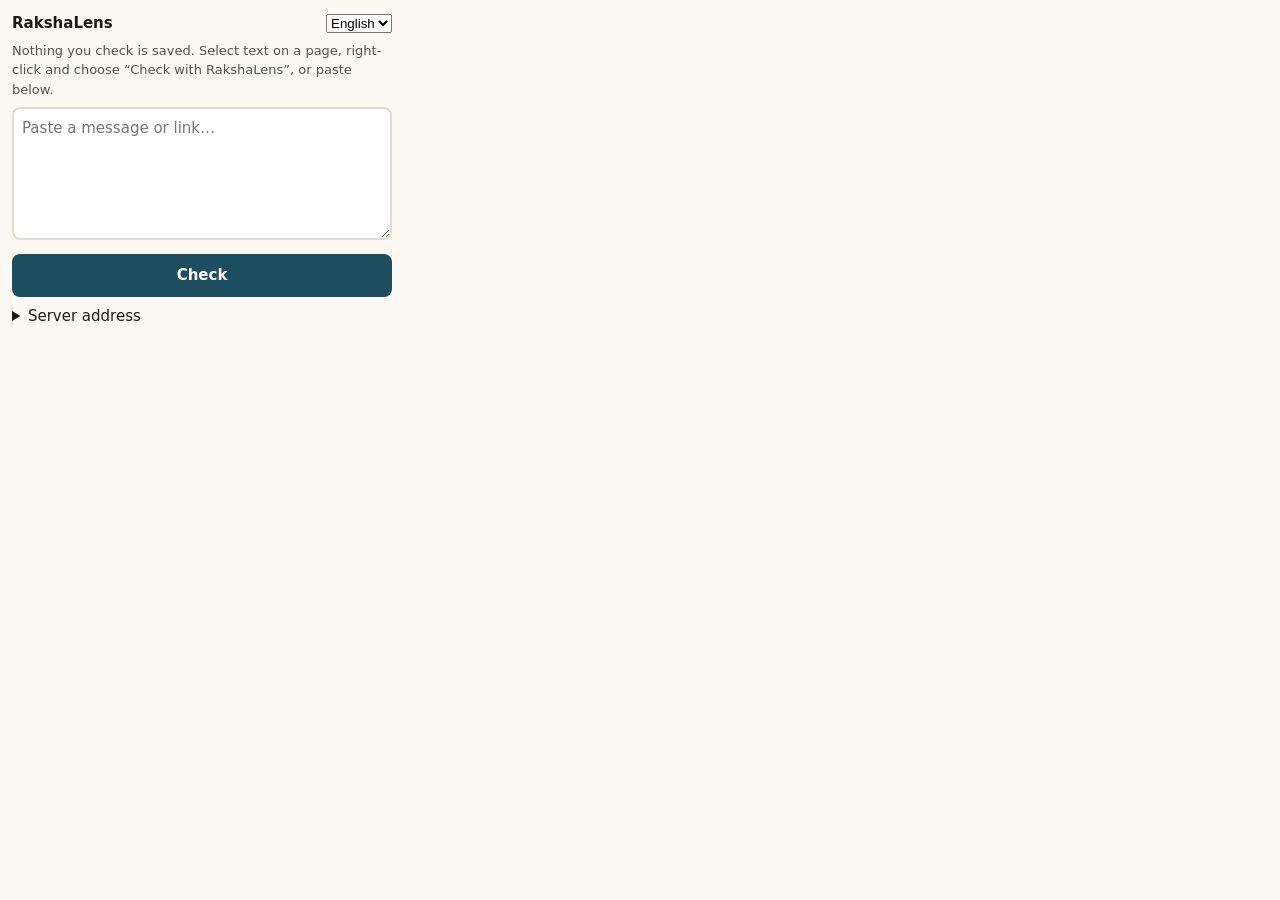
<file: extension/popup.html>
<!doctype html>
<html lang="en">
<head>
  <meta charset="utf-8">
  <meta name="viewport" content="width=device-width,initial-scale=1">
  <title>RakshaLens</title>
  <link rel="stylesheet" href="popup.css">
</head>
<body>
  <header><strong>RakshaLens</strong><select id="lang" aria-label="Language">
    <option value="en">English</option><option value="ta">தமிழ்</option><option value="hi">हिन्दी</option></select></header>
  <p class="note">Nothing you check is saved. Select text on a page, right-click and choose “Check with RakshaLens”, or paste below.</p>
  <textarea id="msg" placeholder="Paste a message or link…" rows="5"></textarea>
  <button id="check" type="button">Check</button>
  <div id="out" aria-live="polite"></div>
  <details><summary>Server address</summary>
    <input id="api" type="url" placeholder="https://your-rakshalens.onrender.com">
    <button id="saveapi" type="button">Save</button></details>
  <script src="popup.js"></script>
</body>
</html>
</file>
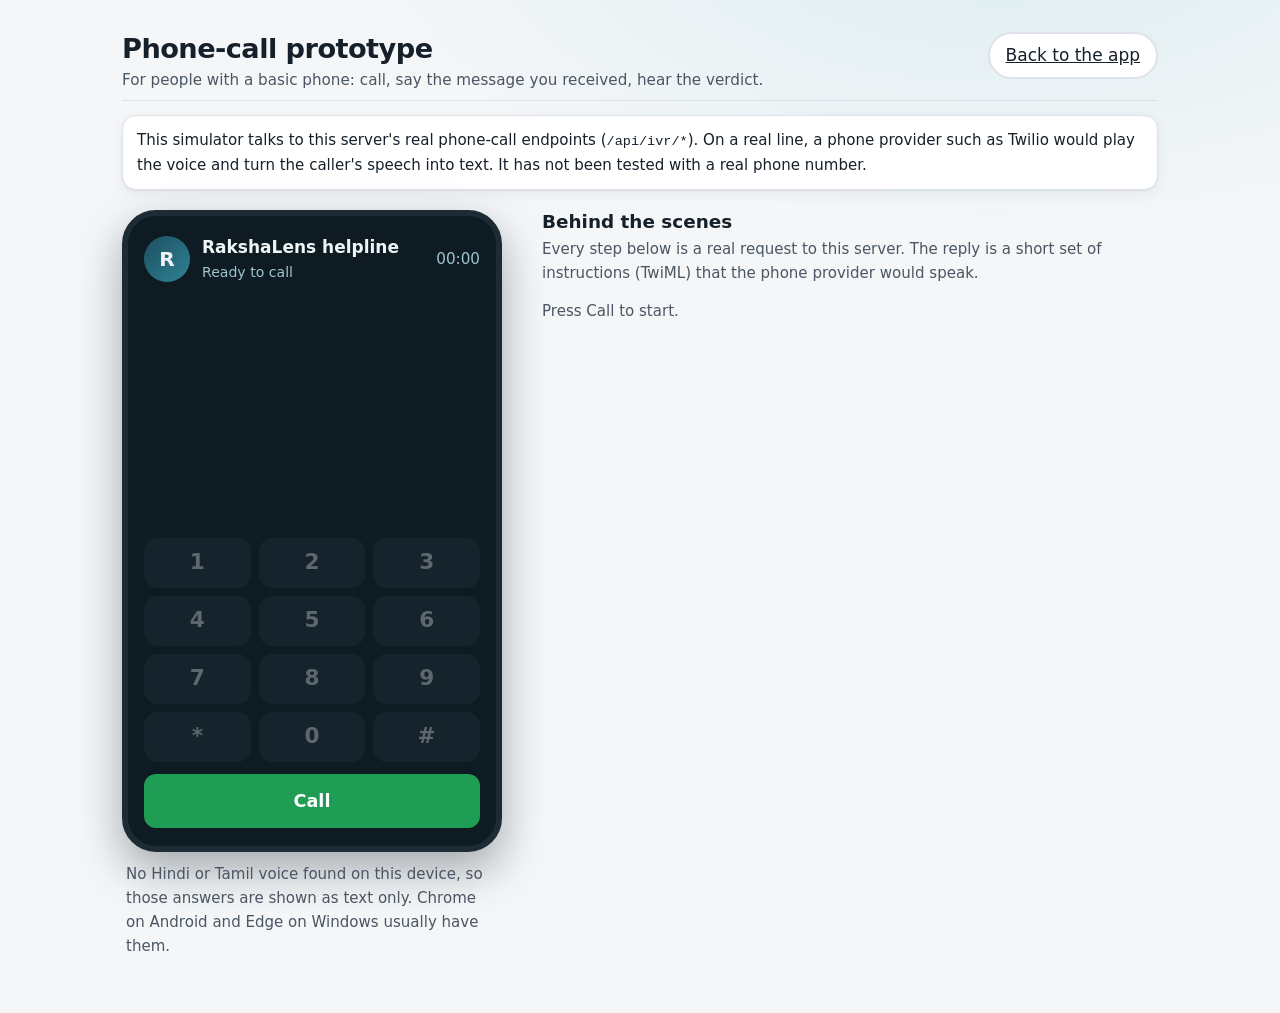
<file: web/call.html>
<!doctype html>
<html lang="en">
<head>
  <meta charset="utf-8">
  <meta name="viewport" content="width=device-width, initial-scale=1">
  <meta name="theme-color" content="#1d4e5f">
  <title>RakshaLens call simulator</title>
  <meta name="description" content="A simulated phone call to RakshaLens: press keys, say a message, hear the verdict. Prototype; no real phone number is used.">
  <link rel="icon" href="icon.svg" type="image/svg+xml">
  <link rel="stylesheet" href="src/styles/tokens.css">
  <link rel="stylesheet" href="src/styles/base.css">
  <link rel="stylesheet" href="src/styles/call.css">
</head>
<body>
  <main class="wrap call-page">
    <header class="call-head">
      <div>
        <h1>Phone-call prototype</h1>
        <p class="tagline">For people with a basic phone: call, say the message you received, hear the verdict.</p>
      </div>
      <a class="chip" href="./">Back to the app</a>
    </header>

    <p class="banner note" role="note">
      This simulator talks to this server's real phone-call endpoints (<code>/api/ivr/*</code>).
      On a real line, a phone provider such as Twilio would play the voice and turn the caller's speech into text.
      It has not been tested with a real phone number.
    </p>

    <div class="call-grid">
      <section class="phone" aria-label="Simulated phone">
        <div class="screen">
          <div class="who">
            <div class="avatar" aria-hidden="true">R</div>
            <div>
              <div class="name">RakshaLens helpline</div>
              <div id="status" class="status" role="status" aria-live="polite">Ready to call</div>
            </div>
            <div id="timer" class="timer" aria-hidden="true">00:00</div>
          </div>

          <div id="transcript" class="transcript" aria-live="polite"></div>

          <div id="say-panel" class="say-panel hidden">
            <label for="said" class="lbl">Pretend the caller says:</label>
            <textarea id="said" rows="3" placeholder="Read out the message you received…"></textarea>
            <div id="examples" class="examples-row"></div>
            <div class="say-actions">
              <button id="mic" class="btn hidden" type="button">Speak</button>
              <button id="send" class="btn btn-solid" type="button">Send</button>
            </div>
          </div>

          <div id="keypad" class="keypad disabled" aria-label="Keypad">
            <button type="button" data-key="1">1</button>
            <button type="button" data-key="2">2</button>
            <button type="button" data-key="3">3</button>
            <button type="button" data-key="4">4</button>
            <button type="button" data-key="5">5</button>
            <button type="button" data-key="6">6</button>
            <button type="button" data-key="7">7</button>
            <button type="button" data-key="8">8</button>
            <button type="button" data-key="9">9</button>
            <button type="button" data-key="*">*</button>
            <button type="button" data-key="0">0</button>
            <button type="button" data-key="#">#</button>
          </div>

          <div class="call-buttons">
            <button id="call" class="btn call-start" type="button">Call</button>
            <button id="end" class="btn call-end hidden" type="button">Hang up</button>
          </div>
        </div>
        <p id="voice-note" class="muted voice-note"></p>
      </section>

      <section class="behind" aria-label="What the server does">
        <h2 class="m0">Behind the scenes</h2>
        <p class="muted">Every step below is a real request to this server. The reply is a short set of instructions (TwiML) that the phone provider would speak.</p>
        <ol id="log" class="log"></ol>
        <p id="log-empty" class="muted">Press Call to start.</p>
      </section>
    </div>
  </main>
  <script type="module" src="src/call.js"></script>
</body>
</html>
</file>
<file: extension/popup.css>
body{font:15px/1.5 system-ui,"Noto Sans","Noto Sans Tamil","Noto Sans Devanagari",sans-serif;margin:0;padding:12px;width:380px;color:#1b1a17;background:#fbf8f3}
header{display:flex;justify-content:space-between;align-items:center;margin-bottom:6px}
.note{color:#55514a;font-size:13px;margin:0 0 8px}
textarea{width:100%;box-sizing:border-box;padding:8px;border:2px solid #e2dbcd;border-radius:8px;font:inherit}
button{margin:8px 0;padding:10px 14px;border:0;border-radius:8px;background:#1d4e5f;color:#fff;font:inherit;font-weight:700;cursor:pointer;width:100%}
#saveapi{width:auto;padding:6px 12px}
.band{padding:10px 12px;border-radius:8px;border-left:10px solid currentColor;margin:8px 0;font-weight:800}
.low{background:#e3f1e7;color:#14502a}.verify{background:#fff0cf;color:#6b4400}.high{background:#fce3dc;color:#8f2412}.critical{background:#7a1010;color:#fff}
ul{padding-left:18px;margin:6px 0}.err{color:#8f2412;font-weight:600}
small{color:#55514a}
</file>
<file: web/src/styles/tokens.css>
:root {
  color-scheme: light;
  --bg: #f4f6f8;
  --surface: #ffffff;
  --ink: #16202a;
  --muted: #4a5663;
  --line: #dde2e8;
  --brand: #1d4e5f;
  --brand-ink: #ffffff;
  --focus: #0b5fff;
  --shadow: 0 1px 2px rgba(22, 32, 42, .06), 0 4px 14px rgba(22, 32, 42, .06);

  --low-bg: #e3f1e7;   --low-fg: #14502a;
  --verify-bg: #fff0cf; --verify-fg: #6b4400;
  --high-bg: #fce3dc;  --high-fg: #8f2412;
  --crit-bg: #7a1010;  --crit-fg: #ffffff;

  --radius: 14px;
  --gap: 14px;
  --font: system-ui, -apple-system, "Segoe UI", Roboto, "Noto Sans", "Noto Sans Tamil", "Noto Sans Devanagari", "Nirmala UI", sans-serif;
}
</file>
<file: web/src/styles/base.css>
*, *::before, *::after { box-sizing: border-box; }
html { font-size: 100%; -webkit-text-size-adjust: 100%; }
html[data-text="large"] { font-size: 125%; }
body {
  margin: 0; background: var(--bg); color: var(--ink);
  font: 1.0625rem/1.6 var(--font);
}
.wrap { max-width: 640px; margin: 0 auto; padding: 16px 16px 48px; }
h1, h2, h3 { line-height: 1.25; margin: 0; }
h2 { font-size: 1.2rem; margin: 28px 0 10px; }
h3 { font-size: 1.05rem; }
p { margin: 0 0 10px; }
ul, ol { margin: 0; padding-left: 1.2em; }
li { margin: 6px 0; }
a { color: var(--brand); }
:focus-visible { outline: 3px solid var(--focus); outline-offset: 2px; border-radius: 6px; }
.sr { position: absolute; width: 1px; height: 1px; overflow: hidden; clip: rect(0 0 0 0); white-space: nowrap; }
.muted { color: var(--muted); font-size: .94rem; }

/* header */
.top { display: flex; align-items: center; gap: 10px; flex-wrap: wrap; justify-content: space-between; }
.brand { display: flex; align-items: center; gap: 10px; }
.brand .logo { width: 40px; height: 40px; border-radius: 10px; background: var(--brand); color: var(--brand-ink); display: grid; place-items: center; }
.brand h1 { font-size: 1.35rem; }
.tagline { margin: 2px 0 0; color: var(--muted); font-size: .95rem; }
.controls { display: flex; gap: 8px; align-items: center; flex-wrap: wrap; margin-top: 12px; }
.chip {
  min-height: 44px; padding: 8px 16px; border-radius: 999px; border: 2px solid var(--line);
  background: var(--surface); color: var(--ink); font: inherit; cursor: pointer;
}
.chip[aria-pressed="true"], .chip[aria-checked="true"] { border-color: var(--brand); background: var(--brand); color: var(--brand-ink); font-weight: 700; }

.banner {
  display: flex; gap: 10px; align-items: flex-start; margin: 16px 0;
  padding: 12px 14px; border: 1px solid var(--line); border-radius: var(--radius); background: var(--surface);
  font-size: .96rem;
}
.banner svg { flex: none; margin-top: 3px; color: var(--brand); }

/* cards + buttons */
.card { background: var(--surface); border: 1px solid var(--line); border-radius: var(--radius); padding: 16px; }
.btn {
  display: inline-flex; align-items: center; justify-content: center; gap: 10px;
  min-height: 52px; padding: 12px 18px; border-radius: 12px; border: 2px solid var(--brand);
  background: var(--surface); color: var(--brand); font: inherit; font-weight: 700; cursor: pointer;
  text-decoration: none; text-align: center;
}
.btn-primary { background: var(--brand); color: var(--brand-ink); width: 100%; font-size: 1.15rem; min-height: 58px; }
.btn[disabled] { opacity: .55; cursor: not-allowed; }
.btn-row { display: grid; grid-template-columns: 1fr 1fr; gap: 10px; margin: 12px 0; }
@media (max-width: 380px) { .btn-row { grid-template-columns: 1fr; } }
.btn-quiet { border-color: var(--line); color: var(--ink); font-weight: 600; }

textarea {
  width: 100%; min-height: 150px; padding: 12px; border: 2px solid var(--line); border-radius: 12px;
  background: var(--surface); color: var(--ink); font: inherit; resize: vertical;
}
label.lbl { display: block; font-weight: 700; margin-bottom: 6px; }
.row { display: flex; gap: 10px; align-items: flex-start; margin: 12px 0; }
.row input[type="checkbox"] { width: 26px; height: 26px; margin-top: 3px; flex: none; accent-color: var(--brand); }
.examples { display: flex; flex-direction: column; gap: 8px; margin-top: 8px; }
.examples .btn { justify-content: flex-start; text-align: left; min-height: 48px; font-weight: 600; }
.file-pill { display: flex; align-items: center; justify-content: space-between; gap: 10px; padding: 8px 12px; border: 1px dashed var(--brand); border-radius: 12px; margin: 8px 0; }

.error { margin: 12px 0; padding: 12px 14px; border-radius: 12px; background: var(--high-bg); color: var(--high-fg); font-weight: 600; }
.spinner {
  width: 22px; height: 22px; border-radius: 50%; border: 3px solid currentColor; border-right-color: transparent;
  animation: spin .8s linear infinite;
}
@keyframes spin { to { transform: rotate(360deg); } }
@media (prefers-reduced-motion: reduce) { .spinner { animation-duration: 3s; } }

/* result */
.band { border-radius: var(--radius); padding: 18px 16px; border-left: 12px solid currentColor; }
.band.low { background: var(--low-bg); color: var(--low-fg); }
.band.verify { background: var(--verify-bg); color: var(--verify-fg); }
.band.high { background: var(--high-bg); color: var(--high-fg); }
.band.critical { background: var(--crit-bg); color: var(--crit-fg); }
.band .head { display: flex; align-items: center; gap: 12px; }
.band .head .ic { flex: none; width: 48px; height: 48px; border-radius: 50%; border: 3px solid currentColor; display: grid; place-items: center; }
.band .label { font-size: 1.45rem; font-weight: 800; line-height: 1.2; }
.band .sub { font-size: .92rem; opacity: .9; }
.band .summary { margin: 12px 0 0; font-size: 1.08rem; color: inherit; }
.meter { display: grid; grid-template-columns: repeat(4, 1fr); gap: 6px; margin-top: 14px; }
.meter span { height: 10px; border-radius: 5px; border: 2px solid currentColor; opacity: .45; }
.meter span.on { background: currentColor; opacity: 1; }
.meter-labels { display: grid; grid-template-columns: repeat(4, 1fr); gap: 6px; font-size: .78rem; margin-top: 4px; }

.listen { margin-top: 14px; }
.actions-list { counter-reset: a; list-style: none; padding: 0; }
.actions-list li { counter-increment: a; display: flex; gap: 12px; padding: 12px; margin: 8px 0; background: var(--surface); border: 1px solid var(--line); border-radius: 12px; }
.actions-list li::before { content: counter(a); flex: none; width: 30px; height: 30px; border-radius: 50%; background: var(--brand); color: var(--brand-ink); display: grid; place-items: center; font-weight: 800; }
.actions-list li:first-child { border: 2px solid var(--brand); font-weight: 700; }

details.finding { background: var(--surface); border: 1px solid var(--line); border-radius: 12px; margin: 8px 0; }
details.finding > summary { padding: 12px 14px; cursor: pointer; font-weight: 700; list-style: none; display: flex; gap: 10px; align-items: flex-start; justify-content: space-between; }
details.finding > summary::-webkit-details-marker { display: none; }
details.finding .body { padding: 0 14px 14px; }
.tag { flex: none; font-size: .78rem; font-weight: 700; padding: 3px 9px; border-radius: 999px; border: 2px solid currentColor; }
.tag.strong { color: var(--high-fg); } .tag.warning { color: var(--verify-fg); } .tag.unverified { color: var(--muted); }
.quote { margin: 8px 0 0; padding: 8px 12px; border-left: 4px solid var(--line); color: var(--muted); font-size: .95rem; word-break: break-word; }

.why { background: var(--surface); border: 1px solid var(--line); border-radius: var(--radius); padding: 4px 16px 10px; }
.why h3 { margin: 14px 0 4px; }
.helplines { display: grid; gap: 10px; }
.helplines .btn { justify-content: space-between; }
.footer { margin-top: 32px; text-align: center; }
pre.extracted { white-space: pre-wrap; word-break: break-word; background: var(--surface); border: 1px solid var(--line); border-radius: 10px; padding: 10px; font: inherit; font-size: .95rem; }
.kv { display: grid; gap: 4px; margin: 6px 0; word-break: break-word; }

/* utilities (kept in CSS because the CSP forbids inline styles) */
.m0 { margin: 0; } .mt10 { margin-top: 10px; } .mt14 { margin-top: 14px; } .mt16 { margin-top: 16px; } .mt20 { margin-top: 20px; }
.stack { display: grid; gap: 10px; }

/* pause nudge, learn page, trust note */
.pause { margin: 12px 0; padding: 14px 16px; border-radius: var(--radius); border: 2px solid var(--high-fg); background: var(--high-bg); color: var(--high-fg); }
.pause h2 { margin: 0 0 6px; font-size: 1.1rem; }
.pause p { margin: 0; }
.learn-list { list-style: none; padding: 0; margin: 12px 0; display: grid; gap: 10px; }
.learn-list li { background: var(--surface); border: 1px solid var(--line); border-radius: 12px; padding: 12px 14px; }
.learn-list strong { display: block; margin-bottom: 4px; }
.learn-list p { margin: 0; color: var(--muted); }

/* soft elevation on light theme */
.card, .why, details.finding, .actions-list li, .learn-list li, .banner { box-shadow: var(--shadow); }
.split { display: block; }

/* desktop: wide two-column layout. Mobile (< 900px) keeps the single column above. */
@media (min-width: 900px) {
  .wrap { max-width: 1120px; padding: 24px 32px 56px; }
  header { display: grid; grid-template-columns: 1fr auto; align-items: center; column-gap: 24px; padding-bottom: 8px; border-bottom: 1px solid var(--line); }
  header .top { grid-column: 1; }
  header .controls { margin-top: 0; justify-content: flex-end; }
  header .controls[role="group"] { grid-column: 2; }
  header .banner { grid-column: 1 / -1; margin: 14px 0 8px; }
  .brand .logo { width: 48px; height: 48px; border-radius: 12px; }
  .brand h1 { font-size: 1.6rem; }
  .chip { min-height: 40px; }

  .split { display: grid; grid-template-columns: minmax(0, 3fr) minmax(0, 2fr); gap: 32px; align-items: start; }
  .split h2:first-child { margin-top: 20px; }
  textarea { min-height: 240px; }
  .btn-primary { width: auto; min-width: 280px; }
  .card .btn-primary { margin-top: 6px; }
  .examples .btn { min-height: 56px; }

  .split.result { grid-template-columns: minmax(0, 2fr) minmax(0, 3fr); }
  .col-sticky { position: sticky; top: 16px; max-height: calc(100vh - 32px); overflow-y: auto; padding-right: 4px; }
  .result-foot { max-width: 420px; }
  .learn-list { grid-template-columns: 1fr 1fr; }
  [aria-labelledby="learn-h"] { max-width: 960px; }
}

@media (min-width: 1280px) { .wrap { max-width: 1240px; } }

/* input screen is a single centred column; result screen has a back button */
.back { min-height: 44px; margin-top: 16px; }
@media (min-width: 900px) {
  .single { max-width: 760px; margin: 0 auto; }
  .back { margin-top: 20px; }
}

/* where-it-came-from panel */
.source { margin: 12px 0 0; padding: 14px 16px; background: var(--surface); border: 1px solid var(--line); border-radius: var(--radius); box-shadow: var(--shadow); }
.source h2 { font-size: .9rem; font-weight: 600; color: var(--muted); text-transform: none; margin: 0 0 4px; }
.source .src-label { margin: 0 0 6px; font-size: 1.1rem; font-weight: 700; }
.source.unknown .src-label { font-weight: 600; color: var(--muted); font-size: 1rem; margin: 0; }
.source .src-tip { margin: 10px 0 0; padding: 10px 12px; border-left: 4px solid var(--brand); background: var(--bg); border-radius: 0 10px 10px 0; }

/* ================= design pass v2: polish, hero risk banner, action bar ================= */
body { background: radial-gradient(900px 420px at 78% -8%, #dcedf1 0%, rgba(220, 237, 241, 0) 70%), var(--bg); background-attachment: fixed; }
.brand .logo { background: linear-gradient(135deg, #1d4e5f, #2f8397); box-shadow: 0 4px 12px rgba(29, 78, 95, .3); }
.brand h1 { font-weight: 800; letter-spacing: -.02em; }
.card, .why, .source, details.finding, .actions-list li, .band { border-radius: 16px; }

.btn, .chip, .help-card { transition: transform .12s ease, box-shadow .12s ease, background-color .12s ease, border-color .12s ease; }
.btn:hover:not([disabled]) { background: #eaf3f6; transform: translateY(-1px); box-shadow: 0 4px 12px rgba(29, 78, 95, .15); }
.btn-primary:hover:not([disabled]) { background: #173f4d; }
.btn-solid { background: var(--brand); color: var(--brand-ink); }
.btn-solid:hover:not([disabled]) { background: #173f4d; }
.btn-quiet:hover:not([disabled]) { background: #f1f4f7; box-shadow: none; }
.chip:hover { border-color: var(--brand); }
@media (prefers-reduced-motion: reduce) { .btn, .chip, .help-card { transition: none; } .btn:hover { transform: none; } }

/* risk banner */
.result-page > .band { margin-top: 16px; }
.band { border-left: none; border-top: 8px solid currentColor; padding: 24px 26px 22px; box-shadow: var(--shadow); }
.band.low { background: linear-gradient(135deg, #e3f1e7, #f4fbf6); }
.band.verify { background: linear-gradient(135deg, #fff0cf, #fffaf0); }
.band.high { background: linear-gradient(135deg, #fce3dc, #fff5f2); }
.band.critical { background: linear-gradient(135deg, #7a1010, #a31616); }
.band .head { gap: 16px; }
.band .head .ic { width: 64px; height: 64px; background: rgba(255, 255, 255, .55); }
.band.critical .head .ic { background: rgba(255, 255, 255, .15); }
.band .label { font-size: 2rem; letter-spacing: -.01em; }
.band .summary { font-size: 1.12rem; }
.meter { gap: 8px; }
.meter span { height: 14px; border-radius: 7px; }
.meter-labels { font-size: .82rem; font-weight: 600; }
.band .listen { background: rgba(255, 255, 255, .65); border-color: currentColor; color: inherit; }
.band.critical .listen { background: rgba(255, 255, 255, .12); }

/* action bar: back, report and "check another" stay at the top of the result */
.result-bar { position: sticky; top: 0; z-index: 20; display: flex; align-items: center; justify-content: space-between; gap: 10px; flex-wrap: wrap;
  padding: 10px 0; margin: 0 0 4px; background: rgba(244, 246, 248, .92); backdrop-filter: blur(8px); border-bottom: 1px solid var(--line); }
.result-bar .btn { min-height: 46px; padding: 8px 16px; }
.bar-actions { display: flex; gap: 10px; flex-wrap: wrap; }
.result-bar .back { margin: 0; }
@media (max-width: 560px) { .bar-actions { width: 100%; } .bar-actions .btn { flex: 1; } }

/* helplines as cards */
.helplines { display: grid; gap: 10px; }
.help-card { display: flex; align-items: center; gap: 12px; padding: 12px 14px; background: var(--surface); border: 1px solid var(--line); border-radius: 14px;
  box-shadow: var(--shadow); text-decoration: none; color: var(--ink); }
.help-card:hover { border-color: var(--brand); transform: translateY(-1px); }
.help-ic { flex: none; width: 42px; height: 42px; border-radius: 50%; display: grid; place-items: center; background: #e6f1f4; color: var(--brand); }
.help-txt { display: grid; min-width: 0; line-height: 1.3; }
.help-txt strong { font-size: .98rem; }
.help-txt span { color: var(--brand); font-weight: 700; word-break: break-word; }

/* input page */
.samples { margin-top: 18px; padding: 10px 16px; border: 1px dashed #b9c4cf; border-radius: 14px; background: rgba(255, 255, 255, .7); }
.samples summary { cursor: pointer; font-weight: 700; color: var(--brand); display: flex; align-items: center; gap: 8px; min-height: 36px; list-style: none; }
.samples summary::-webkit-details-marker { display: none; }
.sample-list { display: grid; gap: 8px; margin: 8px 0 6px; }
.sample-list .btn { justify-content: flex-start; text-align: left; min-height: 48px; font-weight: 600; }

@media (min-width: 900px) {
  .split.result { grid-template-columns: minmax(0, 3fr) minmax(0, 2fr); gap: 36px; }
  .split.result h2:first-child { margin-top: 18px; }
  .band { display: grid; grid-template-columns: minmax(0, 1.5fr) minmax(0, 1fr); column-gap: 48px; align-items: center; padding: 28px 34px 26px; }
  .band .head { grid-column: 1; grid-row: 1; }
  .band .summary { grid-column: 1; grid-row: 2; }
  .band .listen { grid-column: 1; grid-row: 3; justify-self: start; }
  .band .meter { grid-column: 2; grid-row: 1; align-self: end; }
  .band .meter-labels { grid-column: 2; grid-row: 2; align-self: start; }
  .band > p[role="alert"] { grid-column: 1 / -1; }
  .helplines { grid-template-columns: 1fr 1fr; }
  .single h2#in-h { text-align: center; font-size: 2.1rem; letter-spacing: -.02em; margin: 30px 0 18px; }
  .single .card { padding: 26px 28px; border-radius: 20px; box-shadow: 0 12px 34px rgba(22, 32, 42, .09); }
  .sample-list { grid-template-columns: 1fr 1fr; }
}

/* compact header rows */
.info-row { display: flex; align-items: center; gap: 12px; flex-wrap: wrap; margin: 12px 0 8px; }
.info-row .banner { flex: 1 1 320px; margin: 0; padding: 10px 14px; }
@media (min-width: 900px) {
  header > .info-row { grid-column: 1 / -1; }
  textarea { min-height: 170px; }
  .single h2#in-h { margin: 20px 0 14px; font-size: 1.9rem; }
}

/* narrow screens: action bar scrolls with the page and stays compact */
@media (max-width: 899px) {
  .result-bar { position: static; backdrop-filter: none; background: transparent; padding: 8px 0; }
  .result-bar .back { flex: 0 0 auto; }
  .bar-actions { width: 100%; flex-wrap: nowrap; }
  .bar-actions .btn { flex: 1 1 0; min-width: 0; min-height: 44px; padding: 8px 10px; font-size: .9rem; line-height: 1.25; }
  .bar-actions .btn svg { flex: none; }
  .band { padding: 18px 16px; }
  .band .label { font-size: 1.6rem; }
}

/* normalisation panel */
.norm-steps { list-style: none; padding: 0; margin: 6px 0 12px; display: grid; gap: 8px; }
.norm-steps li { display: grid; gap: 4px; padding: 8px 12px; background: var(--bg); border-radius: 10px; }
.norm-ex code { font-family: ui-monospace, "Cascadia Mono", Consolas, monospace; font-size: .92rem; padding: 1px 6px; border-radius: 6px; background: #fff; border: 1px solid var(--line); word-break: break-all; }
.norm-compare { display: grid; gap: 10px; }
@media (min-width: 900px) { .norm-compare { grid-template-columns: 1fr 1fr; } }

/* home screen: help list and phone-call prototype */
.home-extras { margin-top: 8px; }
.call-card { display: flex; gap: 16px; align-items: flex-start; margin: 22px 0 8px; padding: 18px 20px; border-radius: 18px;
  background: linear-gradient(135deg, #e6f1f4, #f6fafb); border: 1px solid #c9dde3; box-shadow: var(--shadow); }
.call-ic { flex: none; width: 52px; height: 52px; border-radius: 50%; display: grid; place-items: center; background: var(--brand); color: var(--brand-ink); }
.call-txt h2 { font-size: 1.1rem; }
.call-txt p { margin: 6px 0 12px; color: var(--muted); }
.call-txt .btn { min-height: 46px; }
@media (max-width: 560px) { .call-card { flex-direction: column; } }
</file>
<file: web/src/styles/call.css>
/* Call simulator. Classes only: the CSP forbids inline styles. */
.hidden { display: none !important; }
.call-page { max-width: 1100px; }
.call-head { display: flex; align-items: flex-start; justify-content: space-between; gap: 16px; flex-wrap: wrap; margin-top: 8px; }
.call-head h1 { font-size: 1.7rem; letter-spacing: -.02em; }
.banner.note { margin: 14px 0 20px; font-size: .94rem; }
.banner.note code, .log code { font-family: ui-monospace, "Cascadia Mono", Consolas, monospace; font-size: .9em; }

.call-grid { display: grid; gap: 28px; grid-template-columns: 1fr; align-items: start; }
@media (min-width: 900px) { .call-grid { grid-template-columns: 380px minmax(0, 1fr); gap: 40px; } }

/* phone */
.phone { max-width: 380px; width: 100%; margin: 0 auto; }
.screen { background: #0f1b22; color: #eef4f6; border-radius: 34px; padding: 18px 16px 18px; box-shadow: 0 18px 44px rgba(15, 27, 34, .35); border: 6px solid #1c2b34; display: grid; gap: 12px; }
.who { display: flex; align-items: center; gap: 12px; }
.avatar { width: 46px; height: 46px; border-radius: 50%; display: grid; place-items: center; background: linear-gradient(135deg, #1d4e5f, #2f8397); font-weight: 800; font-size: 1.25rem; flex: none; }
.name { font-weight: 700; }
.status { font-size: .88rem; color: #9fc3cf; }
.status.live { color: #7be0a4; }
.timer { margin-left: auto; font-variant-numeric: tabular-nums; color: #9fc3cf; font-size: .95rem; }

.transcript { min-height: 230px; max-height: 320px; overflow-y: auto; display: flex; flex-direction: column; gap: 8px; padding: 4px 2px; }
.bubble { max-width: 88%; padding: 9px 12px; border-radius: 14px; font-size: .96rem; line-height: 1.45; word-break: break-word; }
.bubble.sys { background: #1f3340; align-self: flex-start; border-bottom-left-radius: 4px; }
.bubble.me { background: #2f8397; color: #fff; align-self: flex-end; border-bottom-right-radius: 4px; }
.bubble.sys.speaking { outline: 2px solid #7be0a4; }
.bubble.note { background: transparent; border: 1px dashed #3b5463; color: #9fc3cf; font-size: .85rem; align-self: center; text-align: center; }
.bubble small { display: block; opacity: .7; margin-bottom: 2px; font-size: .75rem; }

.say-panel { display: grid; gap: 8px; background: #16262f; border-radius: 16px; padding: 10px; }
.say-panel .lbl { color: #cfe2e8; margin: 0; font-size: .9rem; }
.say-panel textarea { min-height: 70px; background: #0f1b22; color: #eef4f6; border-color: #35505e; }
.examples-row { display: flex; flex-wrap: wrap; gap: 6px; }
.examples-row button { font: inherit; font-size: .82rem; padding: 5px 10px; border-radius: 999px; border: 1px solid #35505e; background: transparent; color: #cfe2e8; cursor: pointer; }
.examples-row button:hover { border-color: #7be0a4; color: #fff; }
.say-actions { display: flex; gap: 8px; justify-content: flex-end; }
.say-actions .btn { min-height: 42px; padding: 6px 16px; }

.keypad { display: grid; grid-template-columns: repeat(3, 1fr); gap: 8px; }
.keypad button { font: inherit; font-size: 1.35rem; font-weight: 600; height: 50px; border-radius: 14px; border: none; background: #1f3340; color: #eef4f6; cursor: pointer; transition: background-color .12s, transform .1s; }
.keypad button:hover { background: #2b4757; }
.keypad button:active { transform: scale(.96); }
.keypad.disabled button { opacity: .35; cursor: not-allowed; pointer-events: none; }
.keypad.waiting button { box-shadow: 0 0 0 2px #7be0a4 inset; }

.call-buttons { display: grid; }
.call-start, .call-end { width: 100%; min-height: 54px; font-size: 1.1rem; border: none; color: #fff; }
.call-start { background: #1f9d55; }
.call-end { background: #d14343; }
.call-start:hover:not([disabled]) { background: #178046; }
.call-end:hover:not([disabled]) { background: #b53434; }
.voice-note { margin: 10px 4px 0; }

/* behind the scenes */
.behind h2 { font-size: 1.15rem; margin-bottom: 4px; }
.log { list-style: none; padding: 0; margin: 14px 0 0; display: grid; gap: 10px; }
.log li { background: var(--surface); border: 1px solid var(--line); border-radius: 14px; padding: 12px 14px; box-shadow: var(--shadow); }
.log .req { display: flex; flex-wrap: wrap; align-items: center; gap: 8px; font-weight: 700; }
.log .method { background: var(--brand); color: var(--brand-ink); border-radius: 6px; padding: 1px 8px; font-size: .78rem; }
.log .code { margin-left: auto; font-size: .82rem; font-weight: 700; color: var(--low-fg); background: var(--low-bg); border-radius: 999px; padding: 1px 10px; }
.log .why { margin: 6px 0 0; color: var(--muted); font-size: .94rem; }
.log .sent { margin: 6px 0 0; font-size: .9rem; }
.log details { margin-top: 8px; }
.log summary { cursor: pointer; color: var(--brand); font-weight: 600; font-size: .9rem; }
.log pre { margin: 8px 0 0; padding: 10px; background: var(--bg); border: 1px solid var(--line); border-radius: 10px; font-size: .8rem; white-space: pre-wrap; word-break: break-word; max-height: 240px; overflow: auto; }

/* fixes: note layout, dark-theme buttons inside the phone */
.banner.note { display: block; }
.say-panel .btn:not(.btn-solid) { background: transparent; color: #eef4f6; border-color: #35505e; }
.say-panel .btn:not(.btn-solid):hover { background: #1f3340; }
.say-panel .btn-solid { border-color: transparent; }
</file>
